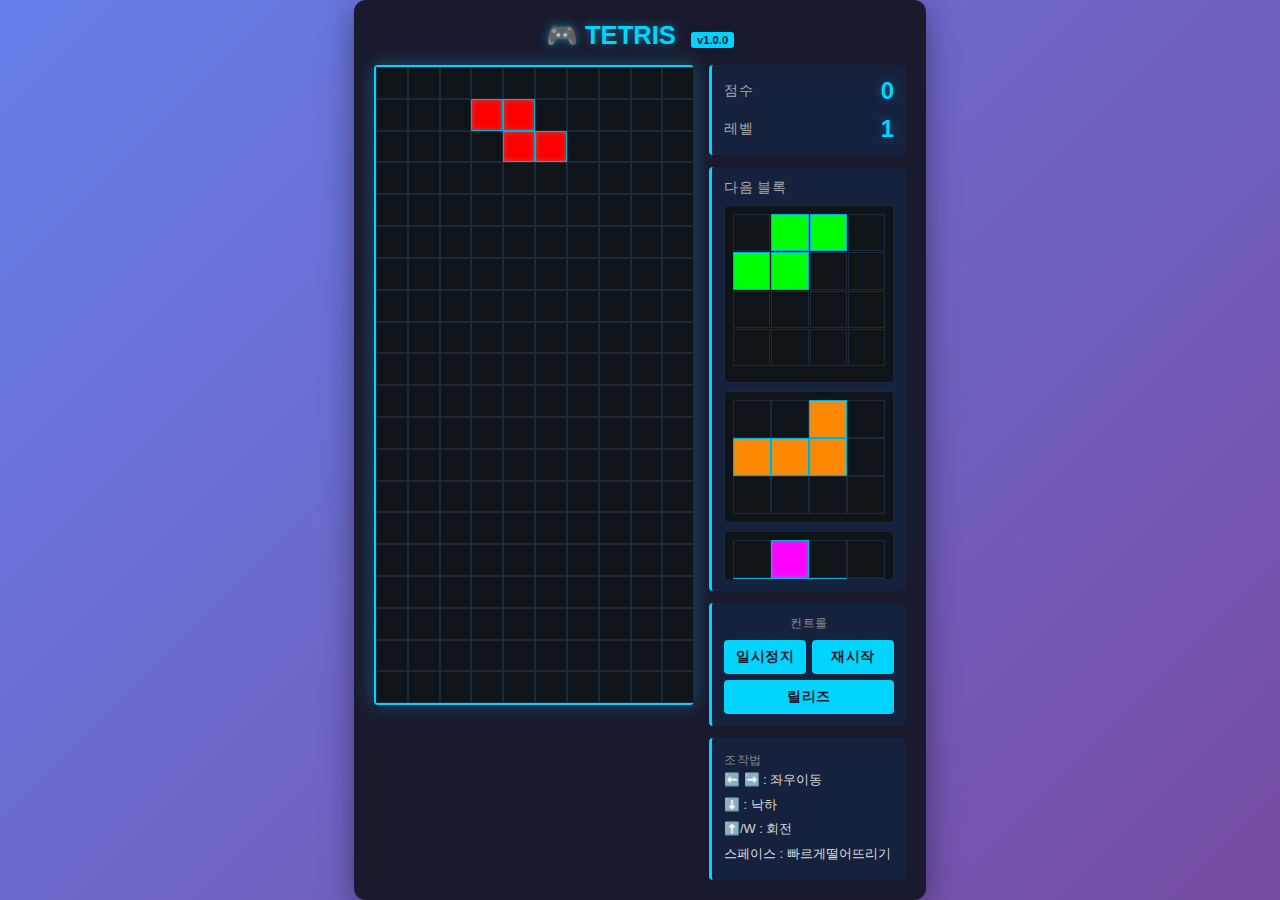
<file: index.html>
<!DOCTYPE html>
<html lang="ko">
<head>
    <meta charset="UTF-8">
    <meta name="viewport" content="width=device-width, initial-scale=1.0">
    <title>테트리스 게임 - v1.0.0</title>
    <style>
        * {
            margin: 0;
            padding: 0;
            box-sizing: border-box;
        }

        body {
            font-family: 'Arial', sans-serif;
            background: linear-gradient(135deg, #667eea 0%, #764ba2 100%);
            display: flex;
            justify-content: center;
            align-items: center;
            height: 100vh;
            overflow: hidden;
        }

        .game-wrapper {
            background: #1a1a2e;
            border-radius: 12px;
            padding: 20px;
            box-shadow: 0 8px 32px rgba(0, 0, 0, 0.4);
            display: flex;
            flex-direction: column;
            height: 100vh;
            max-height: 100vh;
        }

        .game-header {
            text-align: center;
            margin-bottom: 15px;
        }

        .game-header h1 {
            font-size: 1.6rem;
            color: #00d4ff;
            text-shadow: 0 0 10px rgba(0, 212, 255, 0.5);
            margin: 0;
        }

        .version-badge {
            display: inline-block;
            background: #00d4ff;
            color: #1a1a2e;
            padding: 2px 6px;
            border-radius: 3px;
            font-size: 0.7rem;
            font-weight: bold;
            margin-left: 8px;
        }

        .game-content {
            display: grid;
            grid-template-columns: 320px 1fr;
            gap: 15px;
            flex: 1;
            min-height: 0;
        }

        .game-board {
            background: #0f1419;
            border: 2px solid #00d4ff;
            border-radius: 4px;
            display: grid;
            grid-template-columns: repeat(10, 1fr);
            grid-template-rows: repeat(20, 1fr);
            gap: 0;
            aspect-ratio: 10 / 20;
            box-shadow: 0 0 20px rgba(0, 212, 255, 0.3);
        }

        .cell {
            background: #0f1419;
            border: 0.5px solid #1a2a3a;
            aspect-ratio: 1;
        }

        .cell.filled {
            background: #00d4ff;
            box-shadow: inset 0 0 5px rgba(0, 212, 255, 0.4);
            border: 0.5px solid #00b0d4;
        }

        .sidebar {
            display: flex;
            flex-direction: column;
            gap: 12px;
            min-height: 0;
        }

        .stats-panel {
            background: #16213e;
            padding: 12px;
            border-radius: 4px;
            border-left: 3px solid #00d4ff;
        }

        .stat-row {
            display: flex;
            justify-content: space-between;
            align-items: center;
            margin-bottom: 10px;
        }

        .stat-row:last-child {
            margin-bottom: 0;
        }

        .stat-label {
            font-size: 0.85rem;
            color: #aaa;
            text-transform: uppercase;
            letter-spacing: 0.5px;
        }

        .stat-value {
            font-size: 1.5rem;
            font-weight: bold;
            color: #00d4ff;
            text-shadow: 0 0 8px rgba(0, 212, 255, 0.4);
        }

        .next-blocks-panel {
            background: #16213e;
            padding: 12px;
            border-radius: 4px;
            border-left: 3px solid #00d4ff;
            flex: 1;
            min-height: 0;
            display: flex;
            flex-direction: column;
        }

        .next-blocks-label {
            font-size: 0.85rem;
            color: #aaa;
            text-transform: uppercase;
            letter-spacing: 0.5px;
            margin-bottom: 8px;
        }

        .next-blocks-container {
            flex: 1;
            display: flex;
            flex-direction: column;
            gap: 8px;
            overflow-y: auto;
            min-height: 0;
        }

        .next-block-preview {
            background: #0f1419;
            padding: 8px;
            border-radius: 4px;
            border: 1px solid #1a2a3a;
        }

        .next-block-main {
            display: grid;
            grid-template-columns: repeat(4, 1fr);
            grid-template-rows: repeat(4, 1fr);
            gap: 1px;
            margin-bottom: 8px;
        }

        .next-block-small {
            display: grid;
            grid-template-columns: repeat(4, 1fr);
            grid-template-rows: repeat(3, 1fr);
            gap: 0.5px;
        }

        .next-block-preview .cell {
            aspect-ratio: 1;
        }

        .controls-panel {
            background: #16213e;
            padding: 12px;
            border-radius: 4px;
            border-left: 3px solid #00d4ff;
            text-align: center;
        }

        .controls-label {
            font-size: 0.75rem;
            color: #888;
            text-transform: uppercase;
            margin-bottom: 8px;
            display: block;
            letter-spacing: 0.5px;
        }

        .button-group {
            display: grid;
            grid-template-columns: 1fr 1fr;
            gap: 6px;
        }

        button {
            background: #00d4ff;
            color: #1a1a2e;
            border: none;
            padding: 8px 12px;
            border-radius: 4px;
            cursor: pointer;
            font-weight: 600;
            font-size: 0.85rem;
            transition: all 0.2s;
            text-transform: uppercase;
            letter-spacing: 0.5px;
        }

        button:hover {
            background: #00a8cc;
            transform: translateY(-1px);
            box-shadow: 0 3px 10px rgba(0, 212, 255, 0.3);
        }

        button:active {
            transform: translateY(0);
        }

        .instructions-panel {
            background: #16213e;
            padding: 12px;
            border-radius: 4px;
            border-left: 3px solid #00d4ff;
            font-size: 0.8rem;
            line-height: 1.6;
            color: #ddd;
        }

        .instructions-label {
            font-size: 0.75rem;
            color: #888;
            text-transform: uppercase;
            margin-bottom: 8px;
            letter-spacing: 0.5px;
        }

        .instruction-item {
            margin-bottom: 4px;
        }

        .game-over-modal {
            display: none;
            position: fixed;
            top: 50%;
            left: 50%;
            transform: translate(-50%, -50%);
            background: #1a1a2e;
            padding: 40px;
            border-radius: 10px;
            text-align: center;
            border: 3px solid #ff006e;
            z-index: 1000;
            box-shadow: 0 0 30px rgba(255, 0, 110, 0.5);
        }

        .game-over-modal h2 {
            color: #ff006e;
            margin-bottom: 15px;
            font-size: 2rem;
        }

        .game-over-modal p {
            font-size: 1.3rem;
            color: #ddd;
            margin-bottom: 20px;
        }

        .game-over-modal button {
            padding: 12px 24px;
            font-size: 1rem;
        }

        .release-notes-modal {
            display: none;
            position: fixed;
            top: 50%;
            left: 50%;
            transform: translate(-50%, -50%);
            background: #1a1a2e;
            padding: 30px;
            border-radius: 10px;
            text-align: left;
            border: 3px solid #00d4ff;
            z-index: 1000;
            box-shadow: 0 0 30px rgba(0, 212, 255, 0.5);
            max-height: 80vh;
            overflow-y: auto;
            width: 90%;
            max-width: 600px;
            color: #ddd;
        }

        .release-notes-modal h2 {
            color: #00d4ff;
            margin-bottom: 15px;
            font-size: 1.8rem;
        }

        .release-notes-modal .version-section {
            margin-bottom: 15px;
        }

        .release-notes-modal .version-title {
            color: #00d4ff;
            font-weight: bold;
            font-size: 1.1rem;
            margin-bottom: 8px;
        }

        .release-notes-modal ul {
            margin-left: 20px;
            line-height: 1.8;
        }

        .release-notes-modal li {
            margin-bottom: 6px;
            color: #ddd;
        }

        .close-modal-btn {
            float: right;
            font-size: 2rem;
            font-weight: bold;
            color: #00d4ff;
            cursor: pointer;
            line-height: 1;
            background: none;
            border: none;
            padding: 0;
            width: auto;
            transition: color 0.2s;
        }

        .close-modal-btn:hover {
            color: #ff006e;
        }

        @media (max-width: 1000px) {
            .game-content {
                grid-template-columns: 1fr;
            }

            .sidebar {
                flex-direction: row;
                flex-wrap: wrap;
            }

            .stats-panel,
            .controls-panel,
            .next-blocks-panel,
            .instructions-panel {
                flex: 1;
                min-width: 150px;
            }
        }
    </style>
</head>
<body>
    <div class="game-wrapper">
        <div class="game-header">
            <h1>🎮 TETRIS <span class="version-badge">v1.0.0</span></h1>
        </div>

        <div class="game-content">
            <div class="game-board" id="gameBoard"></div>

            <div class="sidebar">
                <div class="stats-panel">
                    <div class="stat-row">
                        <span class="stat-label">점수</span>
                        <span class="stat-value" id="score">0</span>
                    </div>
                    <div class="stat-row">
                        <span class="stat-label">레벨</span>
                        <span class="stat-value" id="level">1</span>
                    </div>
                </div>

                <div class="next-blocks-panel">
                    <span class="next-blocks-label">다음 블록</span>
                    <div class="next-blocks-container" id="nextBlocksContainer"></div>
                </div>

                <div class="controls-panel">
                    <span class="controls-label">컨트롤</span>
                    <div class="button-group">
                        <button onclick="togglePause()">일시정지</button>
                        <button onclick="resetGame()">재시작</button>
                        <button onclick="showReleaseNotes()" style="grid-column: 1 / -1;">릴리즈</button>
                    </div>
                </div>

                <div class="instructions-panel">
                    <span class="instructions-label">조작법</span>
                    <div class="instruction-item">⬅️ ➡️ : 좌우이동</div>
                    <div class="instruction-item">⬇️ : 낙하</div>
                    <div class="instruction-item">⬆️/W : 회전</div>
                    <div class="instruction-item">스페이스 : 빠르게떨어뜨리기</div>
                </div>
            </div>
        </div>
    </div>

    <div class="game-over-modal" id="gameOverModal">
        <h2>게임 오버!</h2>
        <p>최종 점수: <span id="finalScore">0</span></p>
        <button onclick="resetGame()">다시 시작</button>
    </div>

    <div class="release-notes-modal" id="releaseNotesModal">
        <button class="close-modal-btn" onclick="closeReleaseNotes()">&times;</button>
        <h2>릴리즈 노트</h2>
        
        <div class="version-section">
            <div class="version-title">v1.0.0 - 초기 릴리즈</div>
            <ul>
                <li>✓ 완전한 테트리스 게임플레이</li>
                <li>✓ 7가지 테트로미노</li>
                <li>✓ 점수 및 레벨 시스템</li>
                <li>✓ 다음 5개 블록 미리보기</li>
                <li>✓ 키보드 컨트롤</li>
                <li>✓ 일시정지 / 재시작</li>
                <li>✓ 반응형 디자인</li>
                <li>✓ 어두운 테마</li>
            </ul>
        </div>
    </div>

    <script>
        const COLS = 10;
        const ROWS = 20;

        const PIECES = {
            I: { shape: [[1,1,1,1]], color: '#00d4ff' },
            O: { shape: [[1,1],[1,1]], color: '#ffff00' },
            T: { shape: [[0,1,0],[1,1,1]], color: '#ff00ff' },
            S: { shape: [[0,1,1],[1,1,0]], color: '#00ff00' },
            Z: { shape: [[1,1,0],[0,1,1]], color: '#ff0000' },
            J: { shape: [[1,0,0],[1,1,1]], color: '#0000ff' },
            L: { shape: [[0,0,1],[1,1,1]], color: '#ff8800' }
        };

        let board = Array(ROWS).fill().map(() => Array(COLS).fill(0));
        let score = 0;
        let level = 1;
        let gameRunning = true;
        let gamePaused = false;
        let currentPiece;
        let currentX = 0;
        let currentY = 0;
        let nextBlocks = [];
        let dropInterval;
        let spacePressed = false;
        let keys = {};

        function initGame() {
            board = Array(ROWS).fill().map(() => Array(COLS).fill(0));
            score = 0;
            level = 1;
            gameRunning = true;
            gamePaused = false;
            spacePressed = false;
            keys = {};
            document.getElementById('gameOverModal').style.display = 'none';
            
            nextBlocks = [];
            for (let i = 0; i < 5; i++) {
                nextBlocks.push(getRandomPiece());
            }
            
            spawnNewPiece();
            startGame();
        }

        function getRandomPiece() {
            const pieces = Object.keys(PIECES);
            return pieces[Math.floor(Math.random() * pieces.length)];
        }

        function spawnNewPiece() {
            currentPiece = nextBlocks.shift();
            nextBlocks.push(getRandomPiece());
            currentX = Math.floor(COLS / 2) - 2;
            currentY = 0;
            updateNextBlocksDisplay();

            if (!isValidMove(0, 0, currentPiece)) {
                gameOver();
            }
        }

        function startGame() {
            clearInterval(dropInterval);
            const speed = Math.max(100, 500 - (level - 1) * 50);
            dropInterval = setInterval(() => {
                if (gameRunning && !gamePaused) {
                    if (!moveDown()) {
                        lockPiece();
                        const lines = clearLines();
                        if (lines > 0) {
                            score += lines * lines * 100;
                            if (score > level * 1000) level++;
                        }
                        spawnNewPiece();
                        startGame();
                    }
                }
            }, speed);
        }

        function moveDown() {
            if (isValidMove(0, 1, currentPiece)) {
                currentY++;
                render();
                return true;
            }
            return false;
        }

        function moveLeft() {
            if (gameRunning && !gamePaused && isValidMove(-1, 0, currentPiece)) {
                currentX--;
                render();
            }
        }

        function moveRight() {
            if (gameRunning && !gamePaused && isValidMove(1, 0, currentPiece)) {
                currentX++;
                render();
            }
        }

        function rotate() {
            if (gameRunning && !gamePaused) {
                const rotated = rotateShape(PIECES[currentPiece].shape);
                if (isValidMove(0, 0, currentPiece, rotated)) {
                    PIECES[currentPiece].shape = rotated;
                    render();
                }
            }
        }

        function rotateShape(shape) {
            const rows = shape.length;
            const cols = shape[0].length;
            const rotated = Array(cols).fill().map(() => Array(rows).fill(0));
            for (let i = 0; i < rows; i++) {
                for (let j = 0; j < cols; j++) {
                    rotated[j][rows - 1 - i] = shape[i][j];
                }
            }
            return rotated;
        }

        function isValidMove(dx, dy, piece, shape = null) {
            const pieceShape = shape || PIECES[piece].shape;
            const newX = currentX + dx;
            const newY = currentY + dy;

            for (let i = 0; i < pieceShape.length; i++) {
                for (let j = 0; j < pieceShape[i].length; j++) {
                    if (pieceShape[i][j]) {
                        const x = newX + j;
                        const y = newY + i;
                        if (x < 0 || x >= COLS || y >= ROWS || (y >= 0 && board[y][x])) {
                            return false;
                        }
                    }
                }
            }
            return true;
        }

        function lockPiece() {
            const shape = PIECES[currentPiece].shape;
            for (let i = 0; i < shape.length; i++) {
                for (let j = 0; j < shape[i].length; j++) {
                    if (shape[i][j]) {
                        const y = currentY + i;
                        const x = currentX + j;
                        if (y >= 0) {
                            board[y][x] = currentPiece;
                        }
                    }
                }
            }
        }

        function clearLines() {
            let lines = 0;
            for (let i = ROWS - 1; i >= 0; i--) {
                if (board[i].every(cell => cell)) {
                    board.splice(i, 1);
                    board.unshift(Array(COLS).fill(0));
                    lines++;
                }
            }
            return lines;
        }

        function render() {
            const boardContainer = document.getElementById('gameBoard');
            boardContainer.innerHTML = '';

            for (let i = 0; i < ROWS; i++) {
                for (let j = 0; j < COLS; j++) {
                    const cell = document.createElement('div');
                    cell.className = 'cell';

                    if (board[i][j]) {
                        cell.classList.add('filled');
                        cell.style.background = PIECES[board[i][j]].color;
                    }

                    const shape = PIECES[currentPiece].shape;
                    for (let pi = 0; pi < shape.length; pi++) {
                        for (let pj = 0; pj < shape[pi].length; pj++) {
                            if (shape[pi][pj] && currentY + pi === i && currentX + pj === j) {
                                cell.classList.add('filled');
                                cell.style.background = PIECES[currentPiece].color;
                            }
                        }
                    }

                    boardContainer.appendChild(cell);
                }
            }

            document.getElementById('score').textContent = score;
            document.getElementById('level').textContent = level;
        }

        function updateNextBlocksDisplay() {
            const container = document.getElementById('nextBlocksContainer');
            container.innerHTML = '';

            nextBlocks.forEach((piece, index) => {
                const preview = document.createElement('div');
                preview.className = 'next-block-preview';

                const grid = Array(4).fill().map(() => Array(4).fill(0));
                const shape = PIECES[piece].shape;

                const startRow = Math.max(0, 2 - shape.length);
                const startCol = Math.max(0, 2 - shape[0].length);
                for (let i = 0; i < shape.length; i++) {
                    for (let j = 0; j < shape[i].length; j++) {
                        if (shape[i][j]) {
                            grid[startRow + i][startCol + j] = 1;
                        }
                    }
                }

                const gridClass = index === 0 ? 'next-block-main' : 'next-block-small';
                const gridContainer = document.createElement('div');
                gridContainer.className = gridClass;

                const rows = index === 0 ? 4 : 3;
                for (let i = 0; i < rows; i++) {
                    for (let j = 0; j < 4; j++) {
                        const cell = document.createElement('div');
                        cell.className = 'cell';
                        if (grid[i][j]) {
                            cell.classList.add('filled');
                            cell.style.background = PIECES[piece].color;
                        }
                        gridContainer.appendChild(cell);
                    }
                }

                preview.appendChild(gridContainer);
                container.appendChild(preview);
            });
        }

        function togglePause() {
            if (gameRunning) {
                gamePaused = !gamePaused;
            }
        }

        function gameOver() {
            gameRunning = false;
            document.getElementById('finalScore').textContent = score;
            document.getElementById('gameOverModal').style.display = 'block';
        }

        function resetGame() {
            initGame();
        }

        function showReleaseNotes() {
            document.getElementById('releaseNotesModal').style.display = 'block';
        }

        function closeReleaseNotes() {
            document.getElementById('releaseNotesModal').style.display = 'none';
        }

        document.addEventListener('keydown', (e) => {
            if (!gameRunning) return;

            keys[e.key.toLowerCase()] = true;

            if (gamePaused && e.key !== ' ') return;

            switch(e.key) {
                case 'ArrowLeft':
                    moveLeft();
                    e.preventDefault();
                    break;
                case 'ArrowRight':
                    moveRight();
                    e.preventDefault();
                    break;
                case 'ArrowDown':
                    moveDown();
                    e.preventDefault();
                    break;
                case 'ArrowUp':
                case 'w':
                case 'W':
                    rotate();
                    e.preventDefault();
                    break;
                case ' ':
                    e.preventDefault();
                    if (!spacePressed) {
                        spacePressed = true;
                        while (moveDown());
                        lockPiece();
                        const lines = clearLines();
                        if (lines > 0) {
                            score += lines * lines * 100;
                            if (score > level * 1000) level++;
                        }
                        spawnNewPiece();
                        startGame();
                    }
                    break;
            }
        });

        document.addEventListener('keyup', (e) => {
            keys[e.key.toLowerCase()] = false;
            if (e.key === ' ') {
                spacePressed = false;
            }
        });

        window.onclick = function(event) {
            const modal = document.getElementById('releaseNotesModal');
            if (event.target === modal) {
                modal.style.display = 'none';
            }
        };

        initGame();
    </script>
</body>
</html>
</file>
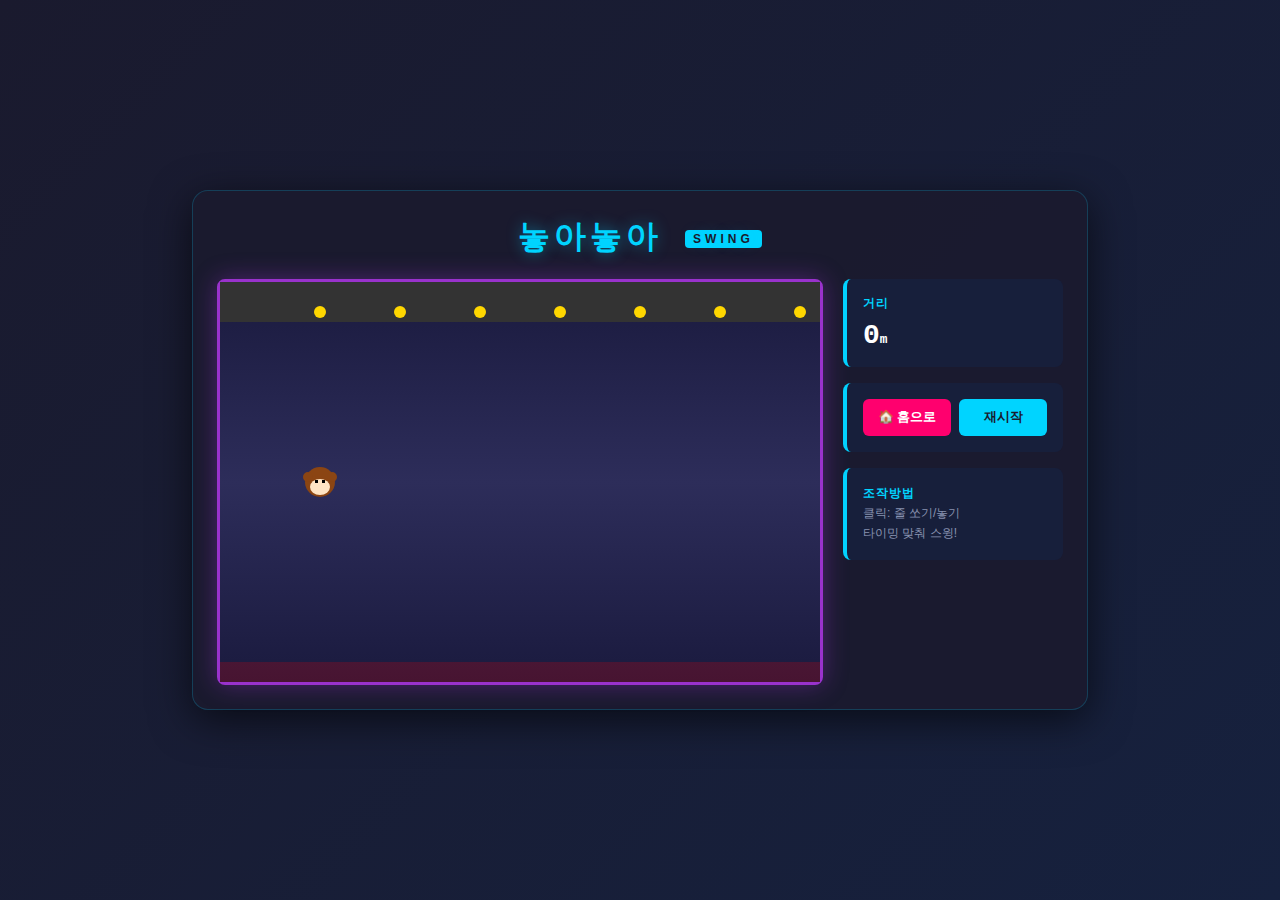
<file: noahnohah.html>
<!DOCTYPE html>
<html lang="ko">

<head>
    <meta charset="UTF-8">
    <meta name="viewport" content="width=device-width, initial-scale=1.0">
    <title>놓아놓아 - 미니게임천국2</title>
    <link rel="stylesheet" href="css/styles.css">
    <link rel="stylesheet" href="css/games/noahnohah.css">
</head>

<body>
    <div class="game-wrapper">
        <div class="game-header">
            <h1>놓아놓아 <span class="version-badge">SWING</span></h1>
        </div>

        <div class="game-content swing-layout">
            <div class="board-container">
                <canvas id="gameCanvas"></canvas>
                <div id="statusOverlay" class="level-overlay">TOUCH TO START</div>
            </div>

            <div class="sidebar sidebar-stats">
                <div class="panel">
                    <div class="panel-label">거리</div>
                    <div id="score" class="stat-value">0<span style="font-size: 0.8rem;">m</span></div>
                </div>

                <div class="panel">
                    <div class="button-group">
                        <button onclick="location.href='index.html'" style="background: #ff006e; color: white;">🏠
                            홈으로</button>
                        <button onclick="window.game.resetGame()">재시작</button>
                    </div>
                </div>

                <div class="panel controls-info">
                    <div class="panel-label">조작방법</div>
                    <div>클릭: 줄 쏘기/놓기</div>
                    <div>타이밍 맞춰 스윙!</div>
                </div>
            </div>
        </div>
    </div>

    <div id="gameOverModal" class="modal">
        <div class="modal-content game-over-content">
            <div class="game-over-icon">🐒</div>
            <h2>추락!</h2>
            <div class="final-stats">
                <div class="stat-group">
                    <span class="stat-label">최종 거리</span>
                    <span id="finalScore" class="stat-value">0m</span>
                </div>
            </div>
            <button class="primary-btn" onclick="window.game.resetGame()">다시 스윙</button>
        </div>
    </div>

    <script src="js/games/noahnohah/SwingEngine.js"></script>
    <script>
        document.addEventListener('DOMContentLoaded', () => {
            const canvas = document.getElementById('gameCanvas');
            window.game = new SwingEngine(canvas);
            window.game.start();
        });
    </script>
</body>

</html>
</file>
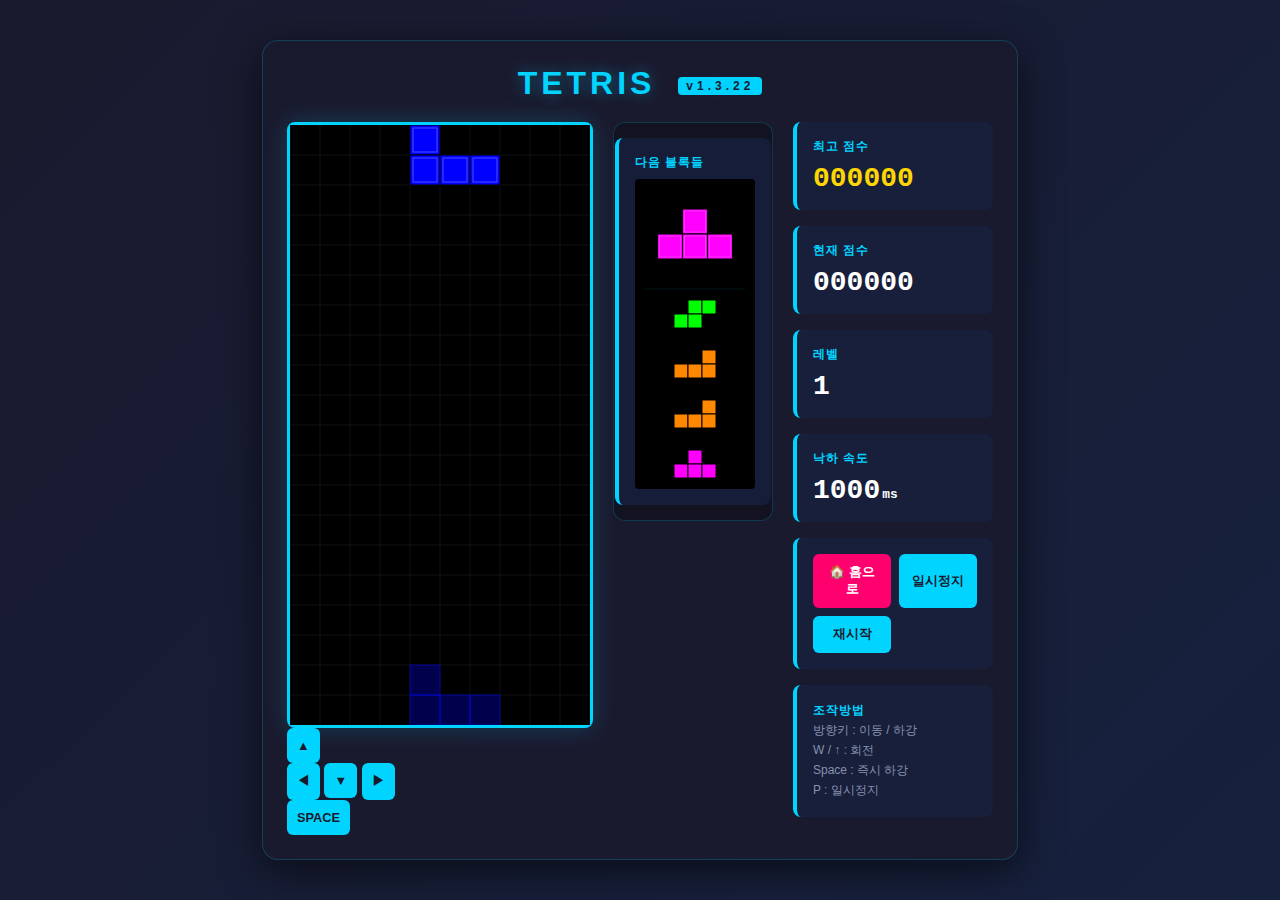
<file: tetris.html>
<!DOCTYPE html>
<html lang="ko">

<head>
    <meta charset="UTF-8">
    <meta name="viewport" content="width=device-width, initial-scale=1.0">
    <title>테트리스 게임 - v1.3.22</title>
    <link rel="stylesheet" href="css/styles.css">
</head>

<body>
    <div class="game-wrapper">
        <div class="game-header">
            <h1>TETRIS <span class="version-badge" onclick="showReleaseNotes()">v1.3.22</span></h1>
        </div>

        <div class="game-content">
            <div class="play-area">
                <div class="board-container">
                    <canvas id="gameCanvas"></canvas>
                    <div id="levelOverlay" class="level-overlay"></div>
                </div>

                <div class="mobile-controls" aria-label="모바일 조작 버튼">
                    <div class="mobile-up-row">
                        <button id="mobileUpBtn" class="mobile-control-btn" type="button" aria-label="회전">▲</button>
                    </div>
                    <div class="mobile-arrow-row">
                        <button id="mobileLeftBtn" class="mobile-control-btn" type="button" aria-label="왼쪽 이동">◀</button>
                        <button id="mobileDownBtn" class="mobile-control-btn" type="button" aria-label="아래로 이동">▼</button>
                        <button id="mobileRightBtn" class="mobile-control-btn" type="button" aria-label="오른쪽 이동">▶</button>
                    </div>
                    <button id="mobileSpaceBtn" class="mobile-control-btn mobile-space-btn" type="button" aria-label="즉시 하강">SPACE</button>
                </div>
            </div>

            <div class="sidebar sidebar-next">
                <div class="panel next-panel">
                    <div class="panel-label">다음 블록들</div>
                    <div class="next-preview-container">
                        <canvas id="nextCanvas"></canvas>
                    </div>
                </div>
            </div>

            <div class="sidebar sidebar-stats">
                <div class="panel best-score-panel">
                    <div class="panel-label">최고 점수</div>
                    <div id="bestScoreSidebar" class="stat-value" style="color: #ffd700;">000000</div>
                </div>

                <div class="panel">
                    <div class="panel-label">현재 점수</div>
                    <div id="score" class="stat-value">000000</div>
                </div>

                <div class="panel">
                    <div class="panel-label">레벨</div>
                    <div id="level" class="stat-value">1</div>
                </div>

                <div class="panel">
                    <div class="panel-label">낙하 속도</div>
                    <div id="dropSpeed" class="stat-value">1000<span
                            style="font-size: 0.8rem; margin-left: 2px;">ms</span></div>
                </div>

                <div class="panel">
                    <div class="button-group">
                        <button onclick="location.href='index.html'" id="homeBtn"
                            style="background: #ff006e; color: white;">🏠 홈으로</button>
                        <button onclick="togglePause()" id="pauseBtn">일시정지</button>
                        <button onclick="resetGame()">재시작</button>
                    </div>
                </div>

                <div class="panel controls-info">
                    <div class="panel-label">조작방법</div>
                    <div>방향키 : 이동 / 하강</div>
                    <div>W / ↑ : 회전</div>
                    <div>Space : 즉시 하강</div>
                    <div>P : 일시정지</div>
                </div>
            </div>
        </div>
    </div>

    <!-- 게임 오버 모달 -->
    <div id="gameOverModal" class="modal">
        <div class="modal-content game-over-content">
            <div class="game-over-icon">🎮</div>
            <h2>게임 종료</h2>
            <div class="final-stats">
                <div class="stat-group">
                    <span class="stat-label">최종 점수</span>
                    <span id="finalScore" class="stat-value">000000</span>
                </div>
                <div class="stat-group best-score">
                    <span class="stat-label">최고 기록</span>
                    <span id="bestScore" class="stat-value">000000</span>
                </div>
            </div>
            <button class="primary-btn" onclick="game.resetGame()">다시 시작</button>
        </div>
    </div>

    <!-- 릴리즈 노트 모달 -->
    <div id="releaseNotesModal" class="modal">
        <div class="modal-content">
            <div class="release-header">
                <h2>🚀 릴리즈 노트</h2>
            </div>
            <div class="release-scroll-area">
                <div class="release-item">
                    <div class="release-version">v1.3.22 - 연출 완성 및 한글화</div>
                    <ul class="release-list">
                        <li>하드 드롭 시 불필요한 잔상 효과 제거 로직 재검증 및 적용</li>
                        <li>게임 종료 화면 한글화 적용 (최종 점수, 최고 기록 등)</li>
                        <li>레벨업 효과 시 텍스트의 블러(Blur) 처리를 제거하여 선명도 향상</li>
                    </ul>
                </div>

                <div class="release-item">
                    <div class="release-version">v1.3.21 - 하드 드롭 연출 최적화</div>
                    <ul class="release-list">
                        <li>실제로 블록이 아래로 떨어질 때만 하강 잔상 효과가 나타나도록 수정</li>
                        <li>바닥이나 다른 블록에 붙어 있는 상태에서 '스페이스바'를 누를 때의 불필요한 시각 효과 제거</li>
                    </ul>
                </div>

                <div class="release-item">
                    <div class="release-version">v1.3.20 - 시각적 일관성 강화 (모서리 정밀 조정)</div>
                    <ul class="release-list">
                        <li>게임판 내부 캔버스의 직각 모서리를 외부 테두리(8px)에 맞춰 둥글게 깎아냄</li>
                        <li>모든 게임 관련 컨테이너의 모서리 스타일을 일치시켜 더 일관성 있는 디자인 적용</li>
                    </ul>
                </div>

                <div class="release-item">
                    <div class="release-version">v1.3.19 - 조작 버튼 및 레이아웃 최적화</div>
                    <ul class="release-list">
                        <li>'일시정지' 및 '재시작' 버튼을 클릭하기 편하도록 수직(위아래) 배치로 변경</li>
                        <li>통계 및 정보 사이드바의 너비를 조절하여 텍스트 줄바꿈 현상 해결</li>
                    </ul>
                </div>

                <div class="release-item">
                    <div class="release-version">v1.3.18 - 레이아웃 완결 및 모달 안정화</div>
                    <ul class="release-list">
                        <li>사이드바 이중 테두리 및 배경 제거로 시각적 일관성 확보</li>
                        <li>그리드 시스템 최적화로 모든 정보창이 내용물에 딱 맞게 조절되도록 수정</li>
                        <li>릴리즈 노트 스크롤 및 닫기 버튼 레이아웃 최종 안정화</li>
                    </ul>
                </div>

                <div class="release-item">
                    <div class="release-version">v1.3.17 - 레이아웃 및 모달 최종 정밀 조정</div>
                    <ul class="release-list">
                        <li>다음 블록(Next) 패널의 테두리가 내용물 크기에 비정상적으로 맞춰지던 현상 최종 수정</li>
                        <li>릴리즈 노트 하단 닫기 버튼을 스크롤 영역에서 완전히 분리하여 고정</li>
                    </ul>
                </div>

                <div class="release-item">
                    <div class="release-version">v1.3.16 - 레이아웃 안정화 및 모달 개선</div>
                    <ul class="release-list">
                        <li>게임 내용물 길이에 상관없이 게임판 테두리 크기가 일정하게 유지되도록 수정</li>
                        <li>릴리즈 노트 창의 최대 높이를 제한하고 스크롤이 확실히 작동하도록 개선</li>
                        <li>릴리즈 노트 닫기 버튼을 하단에 고정</li>
                    </ul>
                </div>

                <div class="release-item">
                    <div class="release-version">v1.3.15 - UI 최적화 및 편의 기능 추가</div>
                    <ul class="release-list">
                        <li>메인 화면에 최고 점수(Best Score) 상시 표시</li>
                        <li>레벨 업 애니메이션 속도 최적화 (더욱 경쾌한 연출)</li>
                        <li>조작 가이드 영역 공간 효율화 및 여백 조정</li>
                    </ul>
                </div>

                <div class="release-item">
                    <div class="release-version">v1.3.14 - UI 편의성 및 레벨 연출 강화</div>
                    <ul class="release-list">
                        <li>릴리즈 노트 창 크기 고정 및 스크롤 기능 추가</li>
                        <li>현재 블록 낙하 속도(ms) 실시간 표시</li>
                        <li>레벨 업 시 화면 중앙 상단 애니메이션 알림 효과 추가</li>
                    </ul>
                </div>

                <div class="release-item">
                    <div class="release-version">v1.3.13 - UI 폴리싱 및 입력 개선</div>
                    <ul class="release-list">
                        <li>다음 블록 영역 레이아웃 최적화 (상단 정렬 및 크기 자동 조절)</li>
                        <li>아래 화살표(↓) 입력 시 초기 지연 시간(DAS) 적용으로 조작감 개선</li>
                        <li>게임 오버 화면 디자인 고급화 및 최고 점수 기록 기능 추가</li>
                    </ul>
                </div>

                <div class="release-item">
                    <div class="release-version">v1.3.12 - 잔상 연출 격리 및 오류 수정</div>
                    <ul class="release-list">
                        <li>라인 삭제 시 잔상이 남아있던 현상 수정</li>
                        <li>잔상 효과가 하드 드롭(Space) 시에만 작동하도록 철저히 격리</li>
                    </ul>
                </div>

                <div class="release-item">
                    <div class="release-version">v1.3.11 - 잔상 연출 정밀화 (10% 제한)</div>
                    <ul class="release-list">
                        <li>하드 드롭 잔상 길이를 하강 거리의 마지막 10%로 제한</li>
                        <li>착지 순간의 번쩍이는 임팩트 집중도 향상</li>
                    </ul>
                </div>

                <div class="release-item">
                    <div class="release-version">v1.3.10 - 하강 속도감 연출 강화</div>
                    <ul class="release-list">
                        <li>개별 잔상을 수직 그라데이션 광선(Speed Streak)으로 교체</li>
                        <li>낙하 궤적이 하나로 이어진 듯한 역동적인 연출 적용</li>
                    </ul>
                </div>

                <div class="release-item">
                    <div class="release-version">v1.3.9 - 잔상 범위 최적화</div>
                    <ul class="release-list">
                        <li>하드 드롭 잔상 범위를 착지 지점 부근으로 제한</li>
                        <li>시각적 피로도를 낮추고 타격감 집중도 향상</li>
                    </ul>
                </div>

                <div class="release-item">
                    <div class="release-version">v1.3.8 - 하드 드롭 잔상 효과 개선</div>
                    <ul class="release-list">
                        <li>단순 수직선을 블록 형태의 흐릿한 잔상으로 교체</li>
                        <li>낙하 질감을 살린 찰나의 연출 최적화</li>
                    </ul>
                </div>

                <div class="release-item">
                    <div class="release-version">v1.3.7 - 버그 수정 및 최적화</div>
                    <ul class="release-list">
                        <li>하드 드롭 시 발생하던 렌더링 에러 수정</li>
                        <li>잔상 효과 계산 로직 안정화</li>
                    </ul>
                </div>

                <div class="release-item">
                    <div class="release-version">v1.3.6 - 연출 타이밍 및 간소화</div>
                    <ul class="release-list">
                        <li>화면 흔들림 및 가로선 효과 제거</li>
                        <li>수직 강하 애니메이션(Drop Trail) 추가</li>
                    </ul>
                </div>

                <div class="release-item">
                    <div class="release-version">v1.3.4 - 연출 효과 및 배치 최적화</div>
                    <ul class="release-list">
                        <li>컬럼 순서 변경 (게임판 | 다음 블록 | 정보)</li>
                        <li>라인 삭제 시 발광 효과 및 하드 드롭 착지 효과 추가</li>
                        <li>미리보기 영역 높이를 콘텐츠에 최적화</li>
                    </ul>
                </div>

                <div class="release-item">
                    <div class="release-version">v1.3.3 - 3단 컬럼 레이아웃 적용</div>
                    <ul class="release-list">
                        <li>화면 세로 늘어짐 방지를 위해 3단 컬럼 구조로 개편</li>
                        <li>UI 요소 재배치 및 가독성 개선</li>
                    </ul>
                </div>

                <div class="release-item">
                    <div class="release-version">v1.3.2 - 레이아웃 및 캔버스 크기 수정</div>
                    <ul class="release-list">
                        <li>캔버스 크기가 초기화되지 않아 화면이 깨지던 현상 수정</li>
                        <li>다음 블록 미리보기 영역의 렌더링 범위 정상화</li>
                    </ul>
                </div>

                <div class="release-item">
                    <div class="release-version">v1.3.1 - UI 로딩 버그 수정</div>
                    <ul class="release-list">
                        <li>모듈화 이후 발생한 파일 로딩 및 초기화 순서 오류 수정</li>
                        <li>입력 시스템과 게임 엔진 간의 의존성 연결 안정화</li>
                    </ul>
                </div>

                <div class="release-item">
                    <div class="release-version">v1.3.0 - 코드 구조 체계화</div>
                    <ul class="release-list">
                        <li>단일 파일 구조에서 모듈형 구조로 전면 개편</li>
                        <li>HTML, CSS, JS 파일 분리 및 조직화</li>
                        <li>Piece 관리, 입력 처리, 게임 엔진 로직의 클래스화</li>
                    </ul>
                </div>

                <div class="release-item">
                    <div class="release-version">v1.2.3 - 랜덤성 및 미리보기 개선</div>
                    <ul class="release-list">
                        <li>동일 블록 연속 출현 제한 (최대 2회)</li>
                        <li>다음 블록 미리보기 확장 (총 5개 표시)</li>
                    </ul>
                </div>
            </div>
            <button class="close-btn" onclick="closeReleaseNotes()">닫기</button>
        </div>
    </div>

    <!-- Scripts -->
    <script src="js/constants.js" defer></script>
    <script src="js/models/Piece.js" defer></script>
    <script src="js/systems/InputHandler.js" defer></script>
    <script src="js/systems/GameEngine.js" defer></script>
    <script src="js/main.js" defer></script>
</body>

</html>
</file>
<file: css/styles.css>
* {
    margin: 0;
    padding: 0;
    box-sizing: border-box;
}

body {
    font-family: 'Malgun Gothic', 'Apple SD Gothic Neo', sans-serif;
    background: linear-gradient(135deg, #1a1a2e 0%, #16213e 100%);
    display: flex;
    justify-content: center;
    align-items: center;
    height: 100vh;
    overflow: hidden;
    color: #fff;
}

.game-wrapper {
    background: rgba(26, 26, 46, 0.95);
    border-radius: 16px;
    padding: 24px;
    box-shadow: 0 10px 40px rgba(0, 0, 0, 0.6);
    display: flex;
    flex-direction: column;
    border: 1px solid rgba(0, 212, 255, 0.2);
}

.game-header {
    text-align: center;
    margin-bottom: 20px;
}

.game-header h1 {
    font-size: 2rem;
    color: #00d4ff;
    text-shadow: 0 0 15px rgba(0, 212, 255, 0.4);
    letter-spacing: 4px;
}

.version-badge {
    background: #00d4ff;
    color: #1a1a2e;
    padding: 2px 8px;
    border-radius: 4px;
    font-size: 0.75rem;
    font-weight: 800;
    vertical-align: middle;
    margin-left: 10px;
    cursor: pointer;
}

.game-content {
    display: grid;
    grid-template-columns: auto 160px 200px;
    gap: 20px;
}

.board-container {
    position: relative;
    background: #000;
    border: 3px solid #00d4ff;
    border-radius: 8px;
    box-shadow: 0 0 25px rgba(0, 212, 255, 0.2);
    line-height: 0;
}

canvas {
    display: block;
}

.sidebar {
    display: flex;
    flex-direction: column;
    gap: 16px;
}

.panel {
    background: rgba(22, 33, 62, 0.8);
    border-radius: 8px;
    padding: 16px;
    border-left: 4px solid #00d4ff;
}

.panel-label {
    font-size: 0.75rem;
    color: #00d4ff;
    text-transform: uppercase;
    letter-spacing: 1px;
    margin-bottom: 8px;
    font-weight: bold;
}

.stat-value {
    font-size: 1.8rem;
    font-weight: 900;
    font-family: 'Courier New', Courier, monospace;
}

.side.board-container {
    position: relative;
    padding: 8px;
    background: rgba(0, 0, 0, 0.4);
    border-radius: 8px;
    border: 1px solid rgba(255, 255, 255, 0.1);
}

.level-overlay {
    position: absolute;
    top: 15%;
    left: 50%;
    transform: translate(-50%, -50%);
    font-size: 3rem;
    font-weight: 900;
    color: #00d4ff;
    text-shadow: 0 0 20px rgba(0, 212, 255, 0.8), 0 0 40px rgba(0, 212, 255, 0.4);
    pointer-events: none;
    opacity: 0;
    z-index: 100;
    letter-spacing: 5px;
    white-space: nowrap;
}

.level-up-animate {
    animation: levelUpFade 2s ease-out forwards;
}

@keyframes levelUpFade {
    0% {
        transform: translate(-50%, -30%) scale(0.5);
        opacity: 0;
        filter: blur(10px);
    }

    20% {
        transform: translate(-50%, -50%) scale(1.1);
        opacity: 1;
        filter: blur(0);
    }

    30% {
        transform: translate(-50%, -50%) scale(1);
        opacity: 1;
    }

    80% {
        transform: translate(-50%, -55%) scale(1);
        opacity: 1;
    }

    100% {
        transform: translate(-50%, -60%) scale(1.2);
        opacity: 0;
        filter: blur(5px);
    }
}

.sidebar-next {
    background: rgba(0, 0, 0, 0.3);
    padding: 15px;
    border-radius: 12px;
    border: 1px solid rgba(0, 212, 255, 0.2);
    display: flex;
    flex-direction: column;
    align-items: center;
    gap: 15px;
    align-self: flex-start;
    /* 상단 정렬 */
}

#nextCanvas {
    border-radius: 4px;
}

.button-group {
    display: grid;
    grid-template-columns: 1fr 1fr;
    gap: 8px;
}

button {
    background: #00d4ff;
    color: #1a1a2e;
    border: none;
    padding: 10px;
    border-radius: 6px;
    font-weight: 700;
    cursor: pointer;
    transition: 0.2s;
    text-transform: uppercase;
    font-size: 0.8rem;
}

button:hover {
    background: #00b8e6;
    transform: translateY(-2px);
    box-shadow: 0 5px 15px rgba(0, 212, 255, 0.3);
}

.controls-info {
    font-size: 0.75rem;
    color: #8892b0;
    line-height: 1.5;
}

.controls-info div {
    margin-bottom: 2px;
}

.modal {
    display: none;
    position: fixed;
    top: 0;
    left: 0;
    width: 100%;
    height: 100%;
    background: rgba(0, 0, 0, 0.85);
    backdrop-filter: blur(8px);
    z-index: 100;
    justify-content: center;
    align-items: center;
}

.modal-content {
    background: #1a1a2e;
    padding: 30px;
    border-radius: 12px;
    border: 2px solid #00d4ff;
    text-align: left;
    box-shadow: 0 0 40px rgba(0, 212, 255, 0.3);
    max-width: 500px;
    width: 90%;
    color: #ddd;
}

.modal-content h2 {
    color: #00d4ff;
    font-size: 1.8rem;
    margin-bottom: 20px;
    text-align: center;
}

.release-item {
    margin-bottom: 20px;
    border-bottom: 1px solid rgba(0, 212, 255, 0.1);
    padding-bottom: 10px;
}

.release-version {
    color: #00d4ff;
    font-weight: bold;
    margin-bottom: 5px;
}

.release-list {
    list-style: none;
    padding-left: 10px;
}

.release-list li {
    font-size: 0.9rem;
    margin-bottom: 4px;
}

.release-list li::before {
    content: "✓ ";
    color: #00ff00;
}

.close-btn {
    background: #ff006e;
    color: white;
    padding: 10px 20px;
    margin-top: 10px;
    display: block;
    width: 100%;
}

#gameOverModal .modal-content {
    border-color: #ff006e;
    text-align: center;
}

#gameOverModal h2 {
    color: #ff006e;
}

/* 게임 오버 모달 강화 */
.game-over-content {
    background: rgba(26, 26, 46, 0.98) !important;
    border: 2px solid #ff0055 !important;
    box-shadow: 0 0 30px rgba(255, 0, 85, 0.3) !important;
    padding: 40px !important;
    animation: modalSlideUp 0.5s cubic-bezier(0.18, 0.89, 0.32, 1.28);
    text-align: center;
}

@keyframes modalSlideUp {
    from {
        transform: translateY(50px);
        opacity: 0;
    }

    to {
        transform: translateY(0);
        opacity: 1;
    }
}

.game-over-icon {
    font-size: 48px;
    margin-bottom: 10px;
    animation: bounce 2s infinite;
}

@keyframes bounce {

    0%,
    20%,
    50%,
    80%,
    100% {
        transform: translateY(0);
    }

    40% {
        transform: translateY(-10px);
    }

    60% {
        transform: translateY(-5px);
    }
}

.game-over-content h2 {
    font-size: 32px;
    color: #ff0055;
    text-shadow: 0 0 10px rgba(255, 0, 85, 0.5);
    margin-bottom: 30px;
    letter-spacing: 4px;
}

.final-stats {
    display: grid;
    gap: 20px;
    margin-bottom: 35px;
}

.stat-group {
    background: rgba(255, 255, 255, 0.05);
    padding: 15px;
    border-radius: 10px;
    display: flex;
    flex-direction: column;
    gap: 5px;
}

.stat-group.best-score {
    border: 1px solid rgba(255, 215, 0, 0.3);
    background: rgba(255, 215, 0, 0.05);
}

.stat-label {
    font-size: 12px;
    color: rgba(255, 255, 255, 0.5);
    font-weight: 600;
}

.stat-value {
    font-size: 28px;
    font-family: 'Courier New', Courier, monospace;
    font-weight: bold;
    color: #fff;
}

.best-score .stat-value {
    color: #ffd700;
}

.primary-btn {
    background: linear-gradient(135deg, #ff0055, #ff00aa);
    color: #fff;
    border: none;
    padding: 15px 40px;
    border-radius: 30px;
    font-size: 18px;
    font-weight: bold;
    cursor: pointer;
    transition: all 0.3s;
    box-shadow: 0 5px 15px rgba(255, 0, 85, 0.4);
}

.primary-btn:hover {
    transform: translateY(-2px);
    box-shadow: 0 8px 20px rgba(255, 0, 85, 0.6);
    filter: brightness(1.1);
}
</file>
<file: css/games/noahnohah.css>
.swing-layout {
    grid-template-columns: auto 220px !important;
}

#gameCanvas {
    background: linear-gradient(to bottom, #1a1a3e 0%, #2d2d5a 50%, #1a1a3e 100%);
    cursor: pointer;
}

.board-container {
    border-color: #9932CC !important;
    box-shadow: 0 0 25px rgba(153, 50, 204, 0.4) !important;
}
</file>
